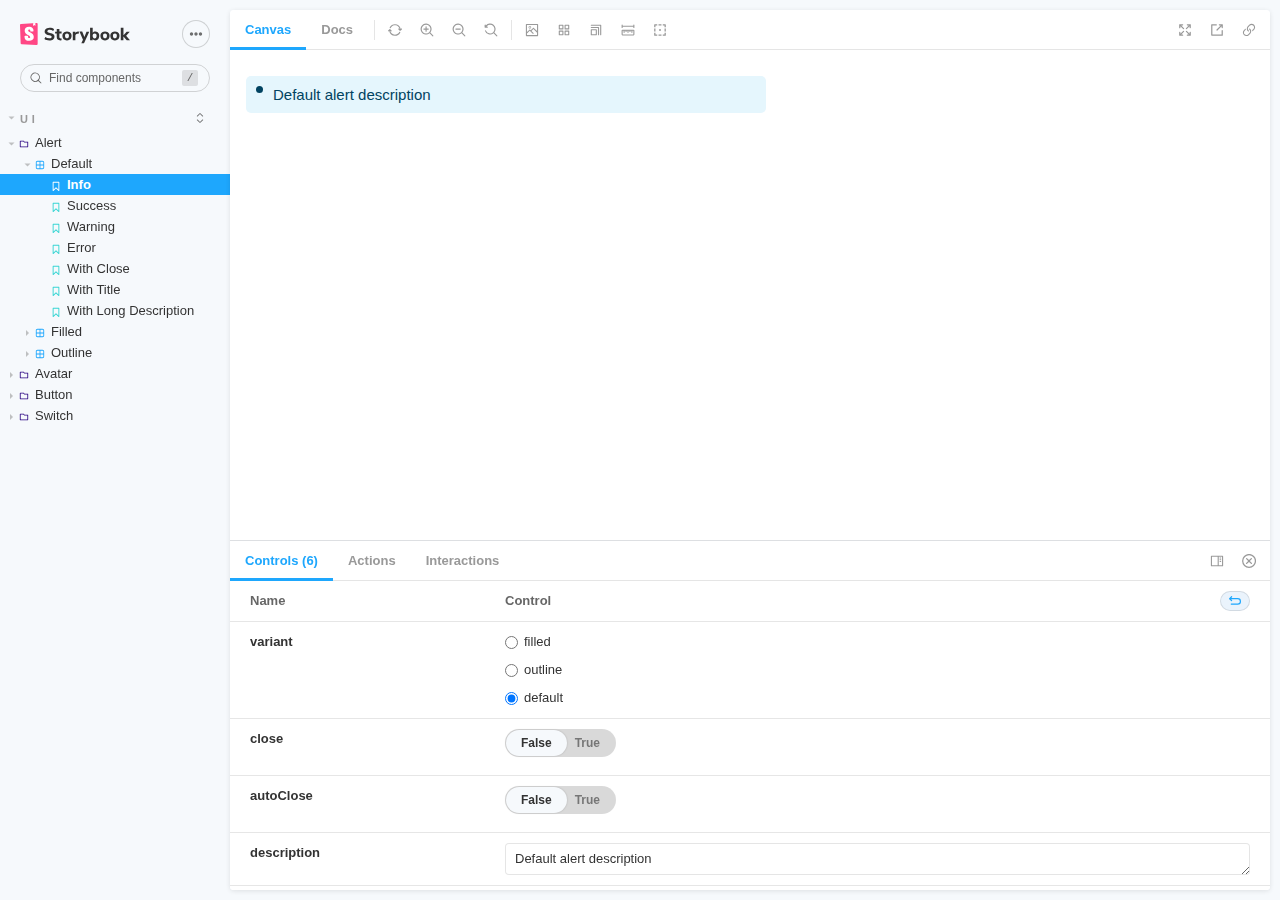
<file: index.html>
<!doctype html><html lang="en"><head><meta charset="utf-8"/><title>Webpack App</title><meta name="viewport" content="width=device-width,initial-scale=1"/><style>html, body {
    overflow: hidden;
    height: 100%;
    width: 100%;
    margin: 0;
    padding: 0;
  }

  * {
    box-sizing: border-box;
  }</style><script>/* globals window */
  /* eslint-disable no-underscore-dangle */
  try {
    if (window.top !== window) {
      window.__REACT_DEVTOOLS_GLOBAL_HOOK__ = window.top.__REACT_DEVTOOLS_GLOBAL_HOOK__;
    }
  } catch (e) {
    // eslint-disable-next-line no-console
    console.warn('unable to connect to top frame for connecting dev tools');
  }

  window.onerror = function onerror(message, source, line, column, err) {
    if (window.CONFIG_TYPE !== 'DEVELOPMENT') return;
    // eslint-disable-next-line no-var, vars-on-top
    var xhr = new window.XMLHttpRequest();
    xhr.open('POST', '/runtime-error');
    xhr.setRequestHeader('Content-Type', 'application/json;charset=UTF-8');
    xhr.send(
      JSON.stringify({
        /* eslint-disable object-shorthand */
        message: message,
        source: source,
        line: line,
        column: column,
        error: err && { message: err.message, name: err.name, stack: err.stack },
        origin: 'manager',
        /* eslint-enable object-shorthand */
      })
    );
  };</script><style>#root[hidden],
      #docs-root[hidden] {
        display: none !important;
      }</style></head><body><div id="root"></div><div id="docs-root"></div><script>window['CONFIG_TYPE'] = "PRODUCTION";
          
      
          
            window['LOGLEVEL'] = "info";
          
      
          
            window['FEATURES'] = {"postcss":true,"emotionAlias":false,"warnOnLegacyHierarchySeparator":true,"buildStoriesJson":false,"storyStoreV7":false,"modernInlineRender":false,"breakingChangesV7":false,"interactionsDebugger":false,"babelModeV7":false,"argTypeTargetsV7":false,"previewMdx2":false};
          
      
          
      
          
      
          
            window['DOCS_MODE'] = false;</script><script src="runtime~main.c6964aaef597d7d2ec0e.manager.bundle.js"></script><script src="409.03a30fef70f71cc7335d.manager.bundle.js"></script><script src="main.38111fdc0b7f9cdc90ef.manager.bundle.js"></script></body></html>
</file>
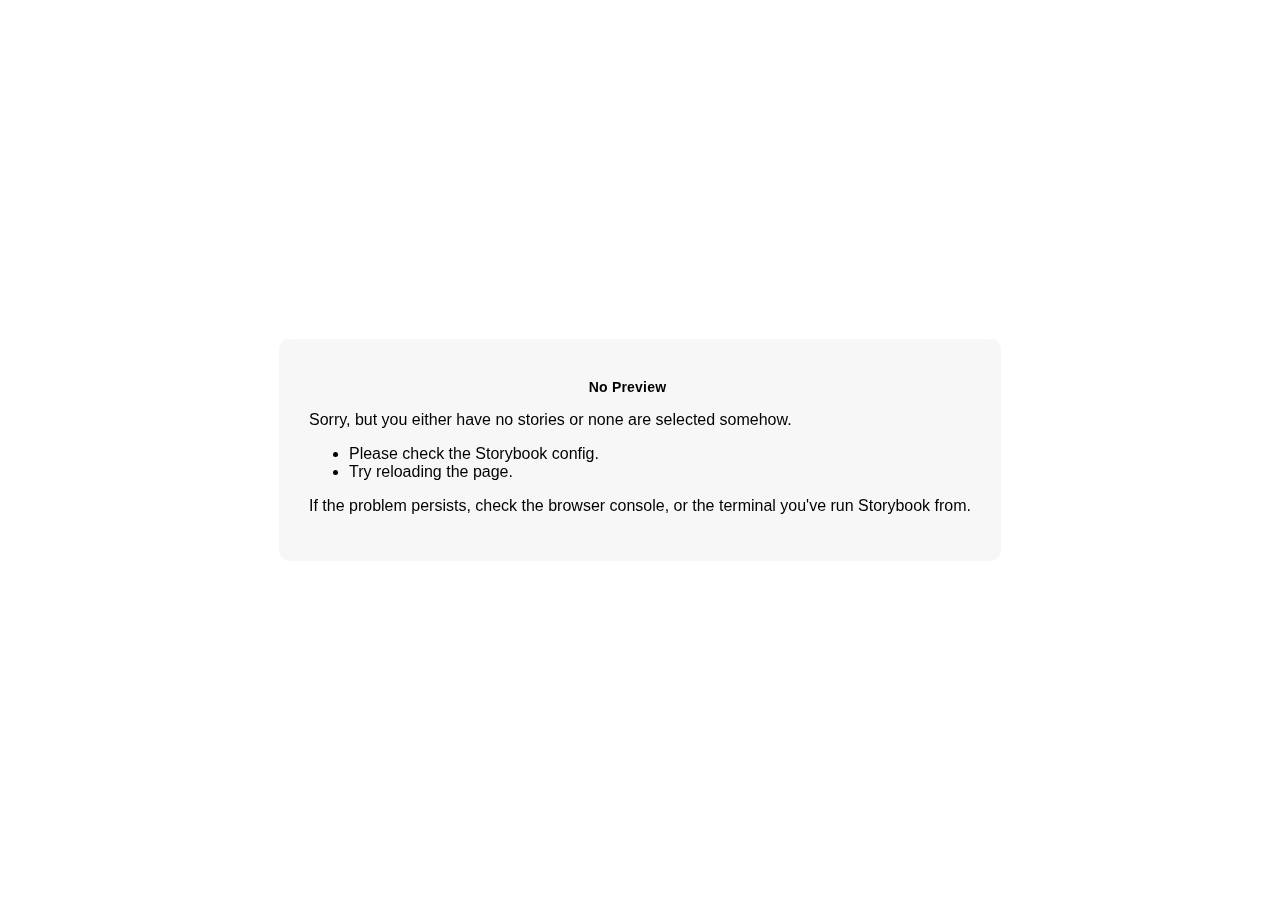
<file: iframe.html>
<!doctype html><html lang="en"><head><meta charset="utf-8"><title>Webpack App</title><meta name="viewport" content="width=device-width,initial-scale=1"><base target="_parent"><style>/* While we aren't showing the main block yet, but still preparing, we want everything the user
     has rendered, which may or may not be in #root, to be display none */
  .sb-show-preparing-story:not(.sb-show-main) > :not(.sb-preparing-story) {
    display: none;
  }

  .sb-show-preparing-docs:not(.sb-show-main) > :not(.sb-preparing-docs) {
    display: none;
  }

  /* Hide our own blocks when we aren't supposed to be showing them */
  :not(.sb-show-preparing-story) > .sb-preparing-story,
  :not(.sb-show-preparing-docs) > .sb-preparing-docs,
  :not(.sb-show-nopreview) > .sb-nopreview,
  :not(.sb-show-errordisplay) > .sb-errordisplay {
    display: none;
  }

  .sb-show-main.sb-main-centered {
    margin: 0;
    display: flex;
    align-items: center;
    min-height: 100vh;
  }

  .sb-show-main.sb-main-centered #root {
    box-sizing: border-box;
    margin: auto;
    padding: 1rem;
    max-height: 100%; /* Hack for centering correctly in IE11 */
  }

  /* Vertical centering fix for IE11 */
  @media screen and (-ms-high-contrast: none), (-ms-high-contrast: active) {
    .sb-show-main.sb-main-centered:after {
      content: '';
      min-height: inherit;
      font-size: 0;
    }
  }

  .sb-show-main.sb-main-fullscreen {
    margin: 0;
    padding: 0;
    display: block;
  }

  .sb-show-main.sb-main-padded {
    margin: 0;
    padding: 1rem;
    display: block;
    box-sizing: border-box;
  }

  .sb-wrapper {
    position: fixed;
    top: 0;
    bottom: 0;
    left: 0;
    right: 0;
    padding: 20px;
    font-family: 'Nunito Sans', -apple-system, '.SFNSText-Regular', 'San Francisco',
      BlinkMacSystemFont, 'Segoe UI', 'Helvetica Neue', Helvetica, Arial, sans-serif;
    -webkit-font-smoothing: antialiased;
    overflow: auto;
  }

  .sb-heading {
    font-size: 14px;
    font-weight: 600;
    letter-spacing: 0.2px;
    margin: 10px 0;
    padding-right: 25px;
  }

  .sb-nopreview {
    display: flex;
    align-content: center;
    justify-content: center;
  }

  .sb-nopreview_main {
    margin: auto;
    padding: 30px;
    border-radius: 10px;
    background: rgba(0, 0, 0, 0.03);
  }

  .sb-nopreview_heading {
    text-align: center;
  }

  .sb-errordisplay {
    border: 20px solid rgb(187, 49, 49);
    background: #222;
    color: #fff;
    z-index: 999999;
  }

  .sb-errordisplay_code {
    padding: 10px;
    background: #000;
    color: #eee;
    font-family: 'Operator Mono', 'Fira Code Retina', 'Fira Code', 'FiraCode-Retina', 'Andale Mono',
      'Lucida Console', Consolas, Monaco, monospace;
  }

  .sb-errordisplay pre {
    white-space: pre-wrap;
  }

  @-webkit-keyframes sb-rotate360 {
    from {
      transform: rotate(0deg);
    }
    to {
      transform: rotate(360deg);
    }
  }
  @keyframes sb-rotate360 {
    from {
      transform: rotate(0deg);
    }
    to {
      transform: rotate(360deg);
    }
  }
  @-webkit-keyframes sb-glow {
    0%,
    100% {
      opacity: 1;
    }
    50% {
      opacity: 0.4;
    }
  }
  @keyframes sb-glow {
    0%,
    100% {
      opacity: 1;
    }
    50% {
      opacity: 0.4;
    }
  }

  /* We display the preparing loaders *over* the rendering story */
  .sb-preparing-story,
  .sb-preparing-docs {
    background-color: white;
    /* Maximum possible z-index. It would be better to use stacking contexts to ensure it's always
    on top, but this isn't possible as it would require making CSS changes that could affect user code */
    z-index: 2147483647;
  }

  .sb-loader {
    -webkit-animation: sb-rotate360 0.7s linear infinite;
    animation: sb-rotate360 0.7s linear infinite;
    border-color: rgba(97, 97, 97, 0.29);
    border-radius: 50%;
    border-style: solid;
    border-top-color: #646464;
    border-width: 2px;
    display: inline-block;
    height: 32px;
    left: 50%;
    margin-left: -16px;
    margin-top: -16px;
    mix-blend-mode: difference;
    overflow: hidden;
    position: absolute;
    top: 50%;
    transition: all 200ms ease-out;
    vertical-align: top;
    width: 32px;
    z-index: 4;
  }

  .sb-previewBlock {
    background: #fff;
    border: 1px solid rgba(0, 0, 0, 0.1);
    border-radius: 4px;
    box-shadow: rgba(0, 0, 0, 0.1) 0 1px 3px 0;
    margin: 25px auto 40px;
    max-width: 600px;
  }

  .sb-previewBlock_header {
    align-items: center;
    box-shadow: rgba(0, 0, 0, 0.1) 0 -1px 0 0 inset;
    display: flex;
    gap: 14px;
    height: 40px;
    padding: 0 12px;
  }

  .sb-previewBlock_icon {
    -webkit-animation: sb-glow 1.5s ease-in-out infinite;
    animation: sb-glow 1.5s ease-in-out infinite;
    background: #e6e6e6;
    height: 14px;
    width: 14px;
  }
  .sb-previewBlock_icon:last-child {
    margin-left: auto;
  }

  .sb-previewBlock_body {
    -webkit-animation: sb-glow 1.5s ease-in-out infinite;
    animation: sb-glow 1.5s ease-in-out infinite;
    height: 182px;
    position: relative;
  }

  .sb-argstableBlock {
    border-collapse: collapse;
    border-spacing: 0;
    font-size: 13px;
    line-height: 20px;
    margin: 25px auto 40px;
    max-width: 600px;
    text-align: left;
    width: 100%;
  }
  .sb-argstableBlock th:first-of-type,
  .sb-argstableBlock td:first-of-type {
    padding-left: 20px;
  }
  .sb-argstableBlock th:nth-of-type(2),
  .sb-argstableBlock td:nth-of-type(2) {
    width: 35%;
  }
  .sb-argstableBlock th:nth-of-type(3),
  .sb-argstableBlock td:nth-of-type(3) {
    width: 15%;
  }
  .sb-argstableBlock th:laste-of-type,
  .sb-argstableBlock td:laste-of-type {
    width: 25%;
    padding-right: 20px;
  }
  .sb-argstableBlock th span,
  .sb-argstableBlock td span {
    -webkit-animation: sb-glow 1.5s ease-in-out infinite;
    animation: sb-glow 1.5s ease-in-out infinite;
    background-color: rgba(0, 0, 0, 0.1);
    border-radius: 0;
    box-shadow: none;
    color: transparent;
  }
  .sb-argstableBlock th {
    padding: 10px 15px;
  }

  .sb-argstableBlock-body {
    border-radius: 4px;
    box-shadow: rgba(0, 0, 0, 0.1) 0 1px 3px 1px, rgba(0, 0, 0, 0.065) 0 0 0 1px;
  }
  .sb-argstableBlock-body tr {
    background: transparent;
    overflow: hidden;
  }
  .sb-argstableBlock-body tr:not(:first-child) {
    border-top: 1px solid #e6e6e6;
  }
  .sb-argstableBlock-body tr:first-child td:first-child {
    border-top-left-radius: 4px;
  }
  .sb-argstableBlock-body tr:first-child td:last-child {
    border-top-right-radius: 4px;
  }
  .sb-argstableBlock-body tr:last-child td:first-child {
    border-bottom-left-radius: 4px;
  }
  .sb-argstableBlock-body tr:last-child td:last-child {
    border-bottom-right-radius: 4px;
  }
  .sb-argstableBlock-body td {
    background: #fff;
    padding-bottom: 10px;
    padding-top: 10px;
    vertical-align: top;
  }
  .sb-argstableBlock-body td:not(:first-of-type) {
    padding-left: 15px;
    padding-right: 15px;
  }
  .sb-argstableBlock-body button {
    -webkit-animation: sb-glow 1.5s ease-in-out infinite;
    animation: sb-glow 1.5s ease-in-out infinite;
    background-color: rgba(0, 0, 0, 0.1);
    border: 0;
    border-radius: 0;
    box-shadow: none;
    color: transparent;
    display: inline;
    font-size: 12px;
    line-height: 1;
    padding: 10px 16px;
  }

  .sb-argstableBlock-summary {
    margin-top: 4px;
  }

  .sb-argstableBlock-code {
    margin-right: 4px;
    margin-bottom: 4px;
    padding: 2px 5px;
  }</style><script>/* globals window */
  /* eslint-disable no-underscore-dangle */
  try {
    if (window.top !== window) {
      window.__REACT_DEVTOOLS_GLOBAL_HOOK__ = window.top.__REACT_DEVTOOLS_GLOBAL_HOOK__;
      window.__VUE_DEVTOOLS_GLOBAL_HOOK__ = window.top.__VUE_DEVTOOLS_GLOBAL_HOOK__;
      window.top.__VUE_DEVTOOLS_CONTEXT__ = window.document;
    }
  } catch (e) {
    // eslint-disable-next-line no-console
    console.warn('unable to connect to top frame for connecting dev tools');
  }

  window.onerror = function onerror(message, source, line, column, err) {
    if (window.CONFIG_TYPE !== 'DEVELOPMENT') return;
    // eslint-disable-next-line no-var, vars-on-top
    var xhr = new window.XMLHttpRequest();
    xhr.open('POST', '/runtime-error');
    xhr.setRequestHeader('Content-Type', 'application/json;charset=UTF-8');
    xhr.send(
      JSON.stringify({
        /* eslint-disable object-shorthand */
        message: message,
        source: source,
        line: line,
        column: column,
        error: err && { message: err.message, name: err.name, stack: err.stack },
        origin: 'preview',
        /* eslint-enable object-shorthand */
      })
    );
  };</script><link href="static/css/main.dab1b41b.css" rel="stylesheet"><style>#root[hidden],
      #docs-root[hidden] {
        display: none !important;
      }</style></head><body><div class="sb-preparing-story sb-wrapper"><div class="sb-loader"></div></div><div class="sb-preparing-docs sb-wrapper"><div class="sb-previewBlock"><div class="sb-previewBlock_header"><div class="sb-previewBlock_icon"></div><div class="sb-previewBlock_icon"></div><div class="sb-previewBlock_icon"></div><div class="sb-previewBlock_icon"></div></div><div class="sb-previewBlock_body"><div class="sb-loader"></div></div></div><table aria-hidden="true" class="sb-argstableBlock"><thead class="sb-argstableBlock-head"><tr><th><span>Name</span></th><th><span>Description</span></th><th><span>Default</span></th><th><span>Control</span></th></tr></thead><tbody class="sb-argstableBlock-body"><tr><td><span>propertyName</span><span title="Required">*</span></td><td><div><span>This is a short description</span></div><div class="sb-argstableBlock-summary"><div><span class="sb-argstableBlock-code">summary</span></div></div></td><td><div><span class="sb-argstableBlock-code">defaultValue</span></div></td><td><button>Set string</button></td></tr><tr><td><span>propertyName</span><span>*</span></td><td><div><span>This is a short description</span></div><div class="sb-argstableBlock-summary"><div><span class="sb-argstableBlock-code">summary</span></div></div></td><td><div><span class="sb-argstableBlock-code">defaultValue</span></div></td><td><button>Set string</button></td></tr><tr><td><span>propertyName</span><span>*</span></td><td><div><span>This is a short description</span></div><div class="sb-argstableBlock-summary"><div><span class="sb-argstableBlock-code">summary</span></div></div></td><td><div><span class="sb-argstableBlock-code">defaultValue</span></div></td><td><button>Set string</button></td></tr></tbody></table></div><div class="sb-nopreview sb-wrapper"><div class="sb-nopreview_main"><h1 class="sb-nopreview_heading sb-heading">No Preview</h1><p>Sorry, but you either have no stories or none are selected somehow.</p><ul><li>Please check the Storybook config.</li><li>Try reloading the page.</li></ul><p>If the problem persists, check the browser console, or the terminal you've run Storybook from.</p></div></div><div class="sb-errordisplay sb-wrapper"><pre id="error-message" class="sb-heading"></pre><pre class="sb-errordisplay_code"><code id="error-stack"></code></pre></div><div id="root"></div><div id="docs-root"></div><script>window['CONFIG_TYPE'] = "PRODUCTION";
          
      
          
            window['LOGLEVEL'] = "info";
          
      
          
            window['FRAMEWORK_OPTIONS'] = {};
          
      
          
      
          
            window['FEATURES'] = {"postcss":true,"emotionAlias":false,"warnOnLegacyHierarchySeparator":true,"buildStoriesJson":false,"storyStoreV7":false,"modernInlineRender":false,"breakingChangesV7":false,"interactionsDebugger":false,"babelModeV7":false,"argTypeTargetsV7":false,"previewMdx2":false};
          
      
          
      
          
            window['STORIES'] = [{"titlePrefix":"","directory":"./src/stories","files":"**/*.stories.mdx","importPathMatcher":"^\\.[\\\\/](?:src[\\\\/]stories(?:[\\\\/](?!\\.)(?:(?:(?!(?:^|[\\\\/])\\.).)*?)[\\\\/]|[\\\\/]|$)(?!\\.)(?=.)[^\\\\/]*?\\.stories\\.mdx)$"},{"titlePrefix":"","directory":"./src/stories","files":"**/*.stories.@(js|jsx|ts|tsx)","importPathMatcher":"^\\.[\\\\/](?:src[\\\\/]stories(?:[\\\\/](?!\\.)(?:(?:(?!(?:^|[\\\\/])\\.).)*?)[\\\\/]|[\\\\/]|$)(?!\\.)(?=.)[^\\\\/]*?\\.stories\\.(js|jsx|ts|tsx))$"}];</script><script src="runtime~main.5f32e7f9.iframe.bundle.js"></script><script src="729.1992391a.iframe.bundle.js"></script><script src="main.0c1b1bac.iframe.bundle.js"></script></body></html>
</file>
<file: static/css/main.dab1b41b.css>
.styles_alert__yzixm{display:flex;align-items:center;gap:10px;font-family:"Roboto",sans-serif;max-width:500px;padding:10px 10px;margin:10px 0;color:#000;border-radius:5px}.styles_alert__yzixm .styles_img__WU0hr{height:7px;width:7px;background:currentColor;border-radius:100%;align-self:self-start;display:block;box-sizing:border-box}.styles_alert__yzixm .styles_text__u3f\+L{flex-grow:1;font-size:15px}.styles_alert__yzixm .styles_text__u3f\+L .styles_title__oMZO7{padding-bottom:5px;font-weight:bold;font-size:17px}.styles_alert__yzixm .styles_text__u3f\+L div{max-width:450px}.styles_alert__yzixm .styles_close__8llYT{align-self:self-start;cursor:pointer;font-weight:500}.styles_default__kKgMN.styles_info__4e2Nw{background:#e5f6fd;color:#014361}.styles_default__kKgMN.styles_error__CZ65G{background:#fdeded;color:#5f2120}.styles_default__kKgMN.styles_success__IYAa7{background:#edf7ed;color:#1e4620}.styles_default__kKgMN.styles_warning__d7ocW{background:#fff4e5;color:#663c00}.styles_filled__8G3v7{color:#fff}.styles_filled__8G3v7.styles_info__4e2Nw{background:#0288d1}.styles_filled__8G3v7.styles_error__CZ65G{background:#d32f2f}.styles_filled__8G3v7.styles_success__IYAa7{background:#2e7d32}.styles_filled__8G3v7.styles_warning__d7ocW{background:#ed6c02}.styles_outline__EJF5Z.styles_info__4e2Nw{border:1px solid #03a9f4;color:#014361}.styles_outline__EJF5Z.styles_error__CZ65G{border:1px solid #ef5350;color:#5f2120}.styles_outline__EJF5Z.styles_success__IYAa7{border:1px solid #4caf50;color:#1e4620}.styles_outline__EJF5Z.styles_warning__d7ocW{border:1px solid #ff9800;color:#663c00}
.styles_avatar__tQLai{display:flex;justify-content:center;align-items:center;font-family:"Roboto",sans-serif;font-weight:bold;color:#f2f2f2}.styles_avatar__tQLai>i{background-size:cover;background-position:center center;width:100%;height:100%}.styles_small__9MRF2{width:30px;height:30px;font-size:10px}.styles_medium__V9VzG{width:45px;height:45px}.styles_large__kU\+9h{width:60px;height:60px;font-size:20px}.styles_rounded__pQq2z{border-radius:5px}.styles_rounded__pQq2z>i{border-radius:5px}.styles_circle__TY28w{border-radius:100%}.styles_circle__TY28w>i{border-radius:100%}
.styles_btn__hzu\+D{cursor:pointer;font-family:"Roboto",sans-serif;border-radius:4px;text-transform:uppercase;font-weight:600}.styles_filled__LfgtA{border:none;background:#1976d2;color:#fff}.styles_filled__LfgtA.styles_small__6a26p{padding:4px 10px;font-size:.81rem}.styles_filled__LfgtA.styles_medium__2bos6{padding:6px 16px;font-size:.87rem}.styles_filled__LfgtA.styles_large__ILkaO{font-size:.93rem;padding:8px 22px}.styles_filled__LfgtA.styles_success__YR7Rz{background-color:#2e7d32}.styles_filled__LfgtA.styles_success__YR7Rz:hover:not(.styles_disabled__ttToe){background:#215b23}.styles_filled__LfgtA.styles_error__5QXOF{background-color:#e33131}.styles_filled__LfgtA.styles_error__5QXOF:hover:not(.styles_disabled__ttToe){background-color:#b92929}.styles_filled__LfgtA.styles_secondary__8QbKP{background-color:#9c27b0}.styles_filled__LfgtA.styles_secondary__8QbKP:hover:not(.styles_disabled__ttToe){background-color:#7a1f88}.styles_filled__LfgtA.styles_disabled__ttToe{cursor:auto;color:gray;background:#bfbfbf}.styles_filled__LfgtA:hover:not(.styles_disabled__ttToe){background-color:#085091}.styles_link__K0F0c{border:none;background:none;color:#1976d2}.styles_link__K0F0c.styles_small__6a26p{padding:4px 10px;font-size:.81rem}.styles_link__K0F0c.styles_medium__2bos6{padding:6px 16px;font-size:.87rem}.styles_link__K0F0c.styles_large__ILkaO{font-size:.93rem;padding:8px 22px}.styles_link__K0F0c.styles_success__YR7Rz{color:#2e7d32}.styles_link__K0F0c.styles_success__YR7Rz:hover:not(.styles_disabled__ttToe){background-color:rgba(46,125,50,.04)}.styles_link__K0F0c.styles_error__5QXOF{color:#d32f2f}.styles_link__K0F0c.styles_error__5QXOF:hover:not(.styles_disabled__ttToe){background-color:rgba(211,47,47,.04)}.styles_link__K0F0c.styles_secondary__8QbKP{color:#9c27b0}.styles_link__K0F0c.styles_secondary__8QbKP:hover:not(.styles_disabled__ttToe){background-color:rgba(156,39,176,.04)}.styles_link__K0F0c.styles_disabled__ttToe{cursor:auto;color:rgba(0,0,0,.26)}.styles_link__K0F0c:hover:not(.styles_disabled__ttToe){background-color:rgba(25,118,210,.04)}.styles_outlined__kjOTW{color:#1976d2;background-color:rgba(0,0,0,0);border:1px solid #1976d2}.styles_outlined__kjOTW.styles_small__6a26p{padding:4px 10px;font-size:.81rem}.styles_outlined__kjOTW.styles_medium__2bos6{padding:6px 16px;font-size:.87rem}.styles_outlined__kjOTW.styles_large__ILkaO{font-size:.93rem;padding:8px 22px}.styles_outlined__kjOTW.styles_success__YR7Rz{color:#2e7d32;border-color:rgba(46,125,50,.5)}.styles_outlined__kjOTW.styles_success__YR7Rz:hover:not(.styles_disabled__ttToe){background-color:rgba(46,125,50,.04);border-color:#2e7d32}.styles_outlined__kjOTW.styles_error__5QXOF{color:#d32f2f;border-color:rgba(211,47,47,.5)}.styles_outlined__kjOTW.styles_error__5QXOF:hover:not(.styles_disabled__ttToe){background-color:rgba(211,47,47,.04);border-color:#d32f2f}.styles_outlined__kjOTW.styles_secondary__8QbKP{color:#9c27b0;border-color:rgba(156,39,176,.5)}.styles_outlined__kjOTW.styles_secondary__8QbKP:hover:not(.styles_disabled__ttToe){background-color:rgba(156,39,176,.04);border-color:#9c27b0}.styles_outlined__kjOTW.styles_disabled__ttToe{cursor:auto;color:rgba(0,0,0,.26);border-color:rgba(0,0,0,.26)}.styles_outlined__kjOTW:hover:not(.styles_disabled__ttToe){background-color:rgba(25,118,210,.04)}
.styles_switch__-V5MA{display:flex;gap:10px;font-family:"Roboto",sans-serif}.styles_switch__-V5MA label{width:48px;height:38px;display:flex;justify-content:center;align-items:center;position:relative;cursor:pointer}.styles_switch__-V5MA label input{opacity:0;position:absolute}.styles_switch__-V5MA label input:checked+span::before{background:#1976d2;-webkit-transform:translateX(32px);transform:translateX(32px)}.styles_switch__-V5MA label input:checked+span{background:rgba(25,118,210,.5)}.styles_switch__-V5MA label span{background:rgba(0,0,0,.3);position:relative;width:100%;height:15px;border-radius:10px;display:flex;align-items:center;transition:.4s}.styles_switch__-V5MA label span::before{content:"";position:absolute;height:20px;width:20px;left:-2px;border-radius:100%;background:#fff;transition:.4s}.styles_switch__-V5MA span{cursor:pointer}.styles_top__DUIkX{flex-direction:column-reverse;justify-content:center;align-items:start;gap:2px}.styles_left__Mey7T{flex-direction:row-reverse;align-items:center;justify-content:start}.styles_right__YoA73{flex-direction:row;align-items:center;justify-content:start}.styles_bottom__vtrGO{flex-direction:column;justify-content:center;align-items:start;gap:2px}.styles_primary__BOSc3 label input:checked:disabled+span{opacity:.5}.styles_primary__BOSc3 label input:disabled+span{opacity:.5}.styles_primary__BOSc3.styles_small__GZtuN label span{height:10px;width:30px;transition:.4s}.styles_primary__BOSc3.styles_small__GZtuN label span::before{height:15px;width:15px;left:-2px;transition:.4s}.styles_primary__BOSc3.styles_small__GZtuN input:checked+span::before{-webkit-transform:translateX(20px);transform:translateX(20px)}.styles_secondary__DUWth label input:checked+span{background:rgba(156,39,176,.5)}.styles_secondary__DUWth label input:checked+span::before{background:#9c27b0}.styles_secondary__DUWth label input:checked:disabled+span{opacity:.5}.styles_secondary__DUWth label input:disabled+span{opacity:.5}.styles_secondary__DUWth.styles_small__GZtuN label span{height:10px;width:30px;transition:.4s}.styles_secondary__DUWth.styles_small__GZtuN label span::before{height:15px;width:15px;left:-2px;transition:.4s}.styles_secondary__DUWth.styles_small__GZtuN input:checked+span::before{-webkit-transform:translateX(20px);transform:translateX(20px)}.styles_warning__HICf6 label input:checked+span{background:rgba(237,108,2,.5)}.styles_warning__HICf6 label input:checked+span::before{background:#ed6c02}.styles_warning__HICf6 label input:checked:disabled+span{opacity:.5}.styles_warning__HICf6 label input:disabled+span{opacity:.5}.styles_warning__HICf6.styles_small__GZtuN label span{height:10px;width:30px;transition:.4s}.styles_warning__HICf6.styles_small__GZtuN label span::before{height:15px;width:15px;left:-2px;transition:.4s}.styles_warning__HICf6.styles_small__GZtuN input:checked+span::before{-webkit-transform:translateX(20px);transform:translateX(20px)}.styles_default__Uw\+O3 label input:checked+span{background:rgba(0,0,0,.3)}.styles_default__Uw\+O3 label input:checked+span::before{background:#fff}.styles_default__Uw\+O3 label input:checked:disabled+span{opacity:.5}.styles_default__Uw\+O3 label input:disabled+span{opacity:.5}.styles_default__Uw\+O3.styles_small__GZtuN label span{height:10px;width:30px;transition:.4s}.styles_default__Uw\+O3.styles_small__GZtuN label span::before{height:15px;width:15px;left:-2px;transition:.4s}.styles_default__Uw\+O3.styles_small__GZtuN input:checked+span::before{-webkit-transform:translateX(20px);transform:translateX(20px)}

/*# sourceMappingURL=main.dab1b41b.css.map*/
</file>
